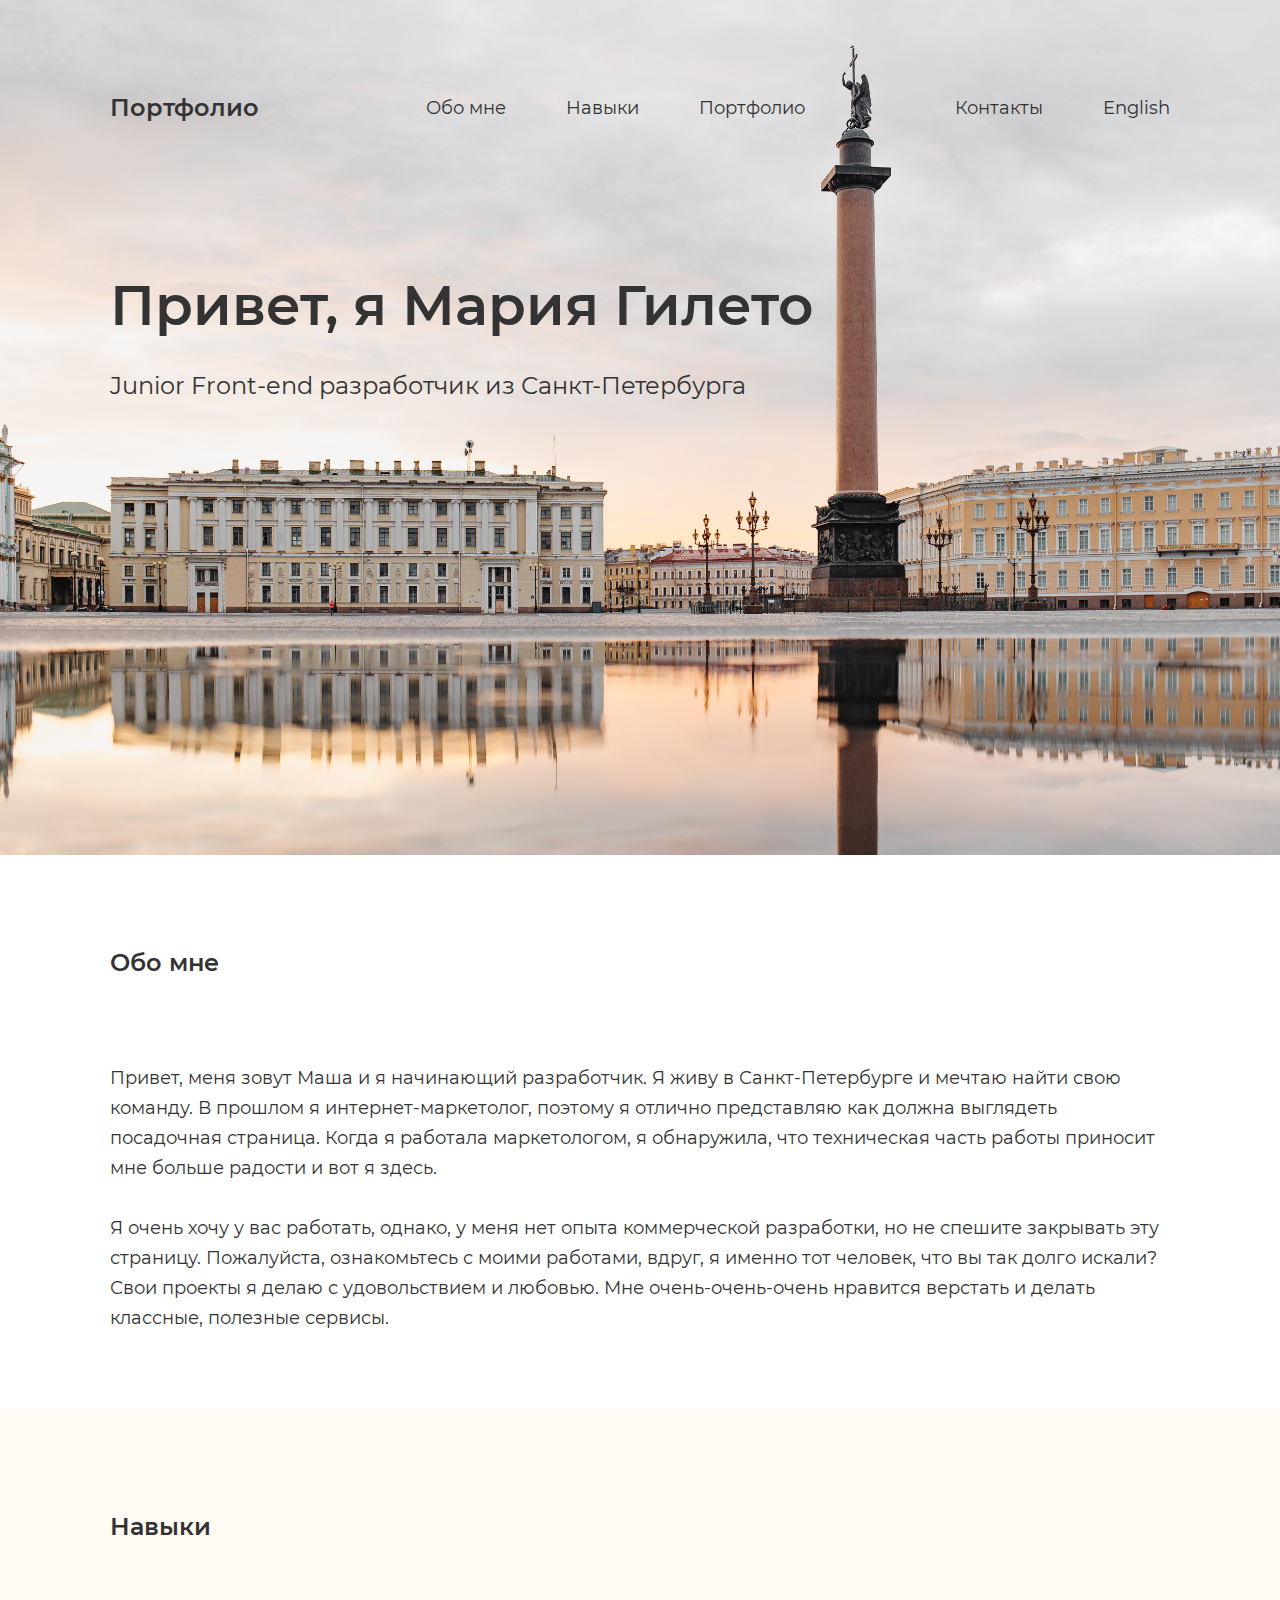
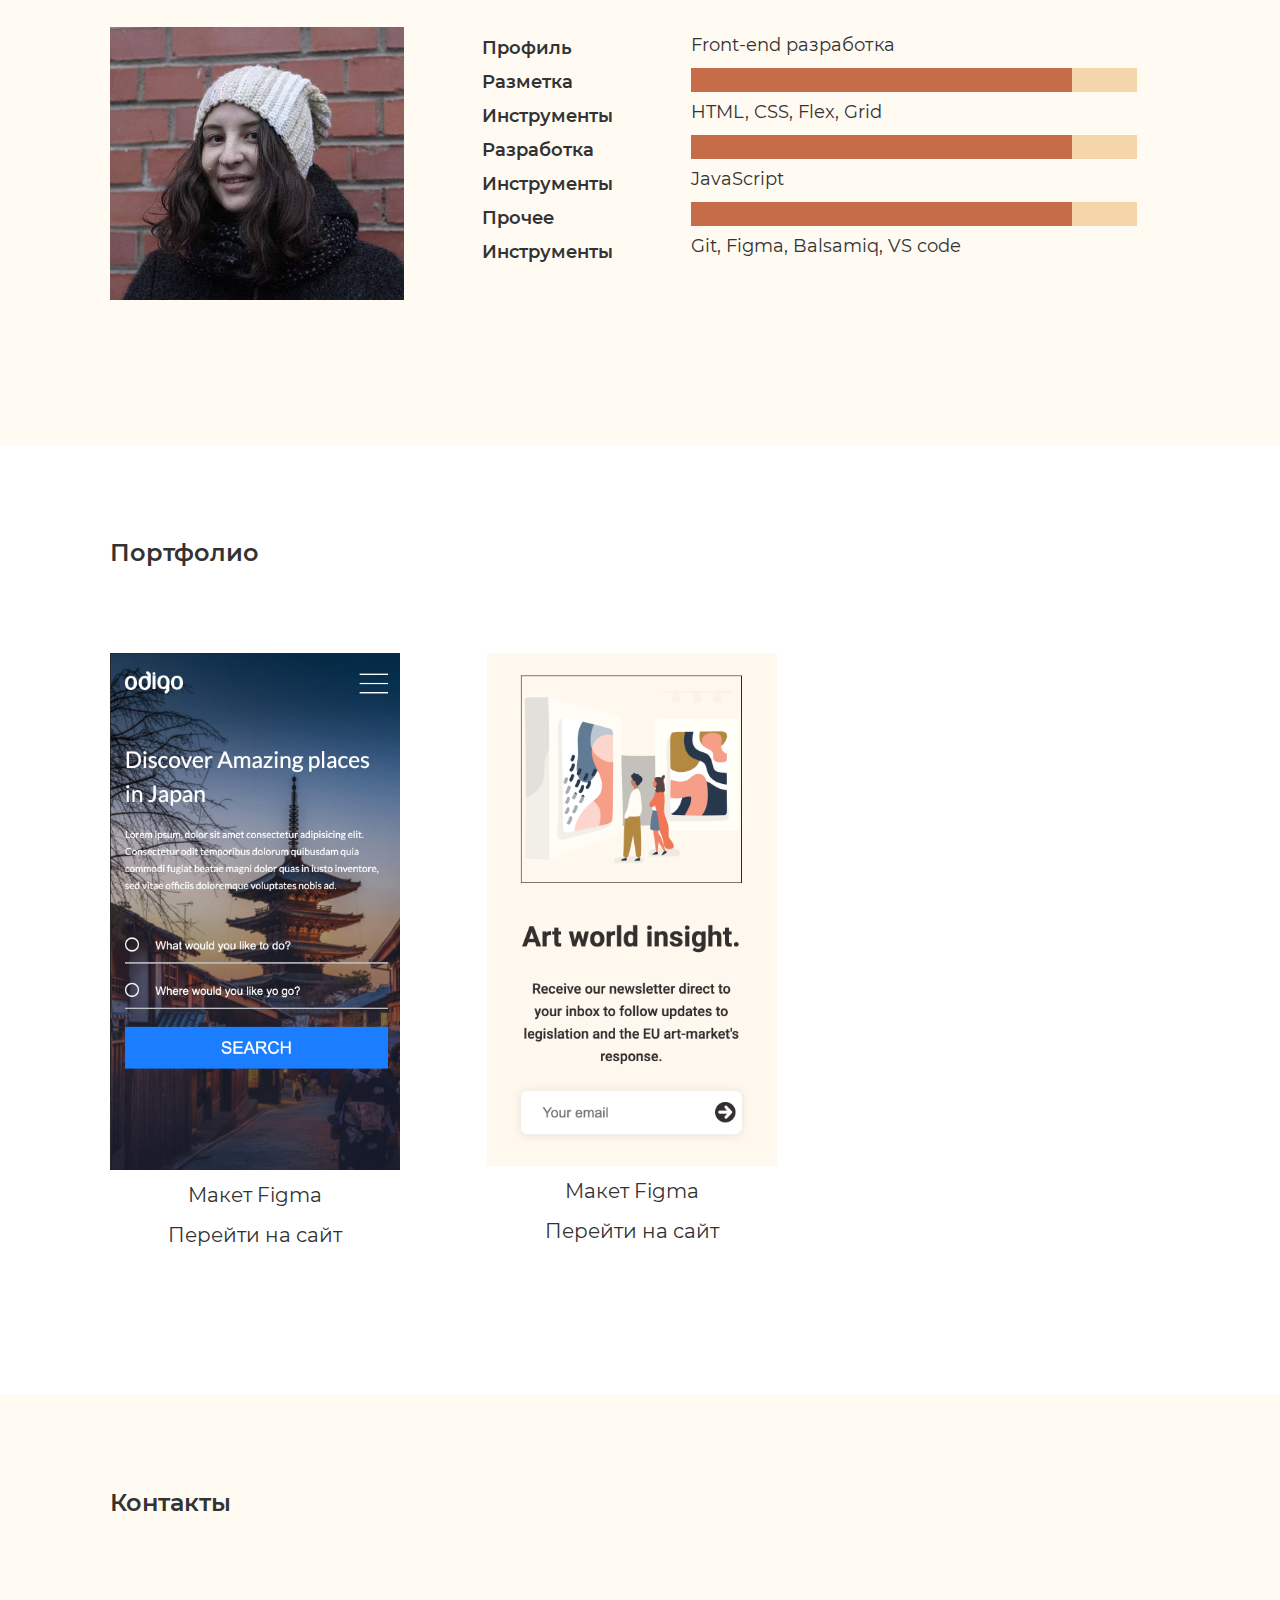
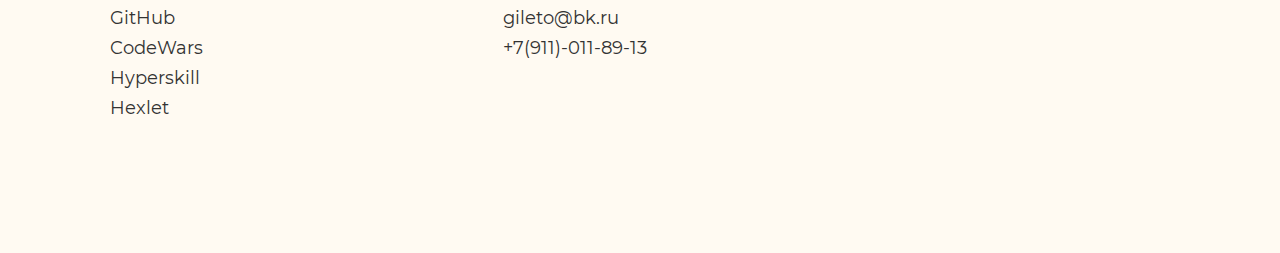
<file: index.html>
<!DOCTYPE html>
<html lang="ru">
	<head>
		<meta charset="UTF-8" />
		<meta http-equiv="X-UA-Compatible" content="IE=edge" />
		<meta name="viewport" content="width=device-width, initial-scale=1.0" />
		<link rel="stylesheet" href="styles/reset.min.css" />
		<link rel="stylesheet" href="styles/style.css" />
		<title>Мария Гилето</title>
	</head>
	<body>
		<div class="background" id="begin">
			<a href="#begin" class="arrow js-scroll">^</a>
			<div class="wrapper">
				<header>
					<div class="header">
						<div class="header__title">Портфолио</div>
						<nav class="header__list">
							<li class="header__item">
								<a href="#about" class="header__link js-scroll">Обо мне</a>
							</li>
							<li class="header__item">
								<a href="#skills" class="header__link js-scroll">Навыки</a>
							</li>
							<li class="header__item">
								<a href="#portfolio" class="header__link js-scroll"
									>Портфолио</a
								>
							</li>
							<li class="header__item">
								<a href="#contacts" class="header__link js-scroll">Контакты</a>
							</li>
							<li class="header__item">
								<a href="#!" class="header__link">English</a>
							</li>
						</nav>
					</div>
				</header>
				<div class="first-page">
					<h1 class="first-page__title">Привет, я Мария Гилето</h1>
					<p class="first-page__desc">
						Junior Front-end разработчик из Санкт-Петербурга
					</p>
				</div>
			</div>
		</div>
		<main>
			<section class="about wrapper" id="about">
				<h3 class="about__title title">Обо мне</h3>
				<p class="about__desc">
					Привет, меня зовут Маша и я начинающий разработчик. Я живу в
					Санкт-Петербурге и мечтаю найти свою команду. В прошлом я
					интернет-маркетолог, поэтому я отлично представляю как должна
					выглядеть посадочная страница. Когда я работала маркетологом, я
					обнаружила, что техническая часть работы приносит мне больше радости и
					вот я здесь.
				</p>
				<p class="about__desc">
					Я очень хочу у вас работать, однако, у меня нет опыта коммерческой
					разработки, но не спешите закрывать эту страницу. Пожалуйста,
					ознакомьтесь с моими работами, вдруг, я именно тот человек, что вы так
					долго искали? Свои проекты я делаю с удовольствием и любовью. Мне
					очень-очень-очень нравится верстать и делать классные, полезные
					сервисы.
				</p>
			</section>
			<div class="skills background-yellow">
				<div class="wrapper">
					<h3 class="skills__title title" id="skills">Навыки</h3>
					<div class="skills__main">
						<img src="img/photo.jpg" alt="photo" class="skills__photo" />
						<div class="skills__skills-title">
							<p class="skills__skills-item">Профиль</p>
							<p class="skills__skills-item">Разметка</p>
							<p class="skills__skills-item">Инструменты</p>
							<p class="skills__skills-item">Разработка</p>
							<p class="skills__skills-item">Инструменты</p>
							<p class="skills__skills-item">Прочее</p>
							<p class="skills__skills-item">Инструменты</p>
						</div>
						<div class="skills__infograph">
							<h2 class="skills__infograph-item">Front-end разработка</h2>
							<img src="img/progress.svg" alt="progress bar" />
							<p class="skills__infograph-item">HTML, CSS, Flex, Grid</p>
							<img src="img/progress.svg" alt="progress bar" />
							<p class="skills__infograph-item">JavaScript</p>
							<img src="img/progress.svg" alt="progress bar" />
							<p class="skills__infograph-item">
								Git, Figma, Balsamiq, VS code
							</p>
						</div>
					</div>
				</div>
			</div>
			<section class="portfolio wrapper" id="portfolio">
				<h3 class="portfolio__title title">Портфолио</h3>
				<section class="portfolio__arrow-left"><p></p></section>
				<div class="porfolio__projects">
					<div class="porfolio__project">
						<a
							href="https://gileto.github.io/odigo/"
							target="_blank"
							class="projects__link"
						>
							<img
								src="img/odigo/Снимок экрана 2021-04-26 в 19.19.05.png"
								alt="odigo"
						/></a>

						<a
							href="https://www.figma.com/file/iCwWykDyRDYvYceew2OUg3/travel-landing-page-jacobvoyles-(Copy)"
							target="_blank"
							><p class="portfolio__site">Макет Figma</p></a
						>
						<a href="https://gileto.github.io/odigo/" target="_blank"
							><p class="portfolio__figma">Перейти на сайт</p>
						</a>
					</div>

					<div class="porfolio__project">
						<a
							href="https://gileto.github.io/arcarta/"
							class="projects__link"
							target="_blank"
						>
							<img src="img/arcarta.png" alt="arcarta"
						/></a>
						<a
							href="https://www.figma.com/file/RHseb7uO1NaHPYudErFshg/Acarta-(Copy)"
							target="_blank"
							><p class="portfolio__site">Макет Figma</p></a
						>
						<a href="https://gileto.github.io/arcarta/" target="_blank"
							><p class="portfolio__figma">Перейти на сайт</p>
						</a>
					</div>
				</div>
			</section>
		</main>
		<footer class="footer background-yellow" id="contacts">
			<div class="wrapper">
				<h2 class="footer__title title">Контакты</h2>
				<div class="footer__contacts">
					<div class="footer__contacts-development-profiles">
						<a href="https://github.com/gileto" target="_blank">
							<p class="footer__contacts-item">GitHub</p></a
						>
						<a href="https://www.codewars.com/users/gileto" target="_blank">
							<p class="footer__contacts-item">CodeWars</p></a
						>
						<a href="https://hyperskill.org/profile/4426401" target="_blank">
							<p class="footer__contacts-item">Hyperskill</p></a
						>
						<a href="https://ru.hexlet.io/u/gileto" target="_blank">
							<p class="footer__contacts-item">Hexlet</p></a
						>
					</div>
					<div class="footer__contacts-mail">
						<a href="mailto:gileto@bk.ru">
							<p class="footer__contacts-item">gileto@bk.ru</p></a
						>
						<a href="tel:+79110118913"
							><p class="footer__contacts-item">+7(911)-011-89-13</p></a
						>
					</div>
				</div>
			</div>
		</footer>
		<script src="script.js"></script>
	</body>
</html>
</file>
<file: styles/style.css>
/* montserrat-300 - latin_cyrillic */
@font-face {
	font-family: "Montserrat";
	font-style: normal;
	font-weight: 300;
	src: url("../fonts/montserrat-v15-latin_cyrillic-300.eot"); /* IE9 Compat Modes */
	src: local(""),
		url("../fonts/montserrat-v15-latin_cyrillic-300.eot?#iefix")
			format("embedded-opentype"),
		/* IE6-IE8 */ url("../fonts/montserrat-v15-latin_cyrillic-300.woff2")
			format("woff2"),
		/* Super Modern Browsers */
			url("../fonts/montserrat-v15-latin_cyrillic-300.woff") format("woff"),
		/* Modern Browsers */ url("../fonts/montserrat-v15-latin_cyrillic-300.ttf")
			format("truetype"),
		/* Safari, Android, iOS */
			url("../fonts/montserrat-v15-latin_cyrillic-300.svg#Montserrat")
			format("svg"); /* Legacy iOS */
}
/* montserrat-regular - latin_cyrillic */
@font-face {
	font-family: "Montserrat";
	font-style: normal;
	font-weight: 400;
	src: url("../fonts/montserrat-v15-latin_cyrillic-regular.eot"); /* IE9 Compat Modes */
	src: local(""),
		url("../fonts/montserrat-v15-latin_cyrillic-regular.eot?#iefix")
			format("embedded-opentype"),
		/* IE6-IE8 */ url("../fonts/montserrat-v15-latin_cyrillic-regular.woff2")
			format("woff2"),
		/* Super Modern Browsers */
			url("../fonts/montserrat-v15-latin_cyrillic-regular.woff") format("woff"),
		/* Modern Browsers */
			url("../fonts/montserrat-v15-latin_cyrillic-regular.ttf")
			format("truetype"),
		/* Safari, Android, iOS */
			url("../fonts/montserrat-v15-latin_cyrillic-regular.svg#Montserrat")
			format("svg"); /* Legacy iOS */
}
/* montserrat-600 - latin_cyrillic */
@font-face {
	font-family: "Montserrat";
	font-style: normal;
	font-weight: 600;
	src: url("../fonts/montserrat-v15-latin_cyrillic-600.eot"); /* IE9 Compat Modes */
	src: local(""),
		url("../fonts/montserrat-v15-latin_cyrillic-600.eot?#iefix")
			format("embedded-opentype"),
		/* IE6-IE8 */ url("../fonts/montserrat-v15-latin_cyrillic-600.woff2")
			format("woff2"),
		/* Super Modern Browsers */
			url("../fonts/montserrat-v15-latin_cyrillic-600.woff") format("woff"),
		/* Modern Browsers */ url("../fonts/montserrat-v15-latin_cyrillic-600.ttf")
			format("truetype"),
		/* Safari, Android, iOS */
			url("../fonts/montserrat-v15-latin_cyrillic-600.svg#Montserrat")
			format("svg"); /* Legacy iOS */
}

html {
	-webkit-box-sizing: border-box;
	box-sizing: border-box;
}

body {
	font-family: "Montserrat";
	font-style: normal;
	font-weight: normal;
	font-size: 18px;
	line-height: 30px;
	color: #333;
}

*,
*::before,
*::after {
	box-sizing: inherit;
}

img {
	max-width: 100%;
	height: auto;
}

li {
	list-style: none;
}

a {
	text-decoration: none;
	color: inherit;
}

.arrow {
	display: none;
	position: fixed;
	right: 60px;
	bottom: 60px;
	font-size: 80px;
	transition: all ease 0.3s;
	border: none;
	font-weight: 100;
}

.arrow:hover {
	transform: translateY(-10px);
}

.wrapper {
	max-width: 1100px;
	margin: 0 auto;
	padding: 0 20px;
}

.background {
	position: relative;
	background: url(../img/background.jpg) no-repeat;
	background-size: cover;
}

.background-yellow {
	background-color: #fffaf2;
}
.header {
	display: flex;
	flex-wrap: wrap;
	justify-content: space-between;
	align-items: center;
	padding-top: 93px;
	margin-bottom: 145px;
}

.header__title {
	font-weight: bold;
	font-size: 24px;
	line-height: 29px;
}

.header__list {
	display: flex;
	flex-wrap: wrap;
	justify-content: space-between;
	align-items: center;
}

.header__item {
	margin-right: 60px;
	font-size: 18px;
	line-height: 22px;
}

.header__item:last-child {
	margin-right: 0;
}

.header__item:nth-child(3) {
	margin-right: 130px;
}

.header__item:nth-child(4) {
	margin-left: 20px;
}

.header__link:hover {
	opacity: 0.7;
}

.first-page__title {
	font-weight: bold;
	font-size: 55px;
	line-height: 78px;
	margin-bottom: 26px;
}

.first-page__desc {
	padding-bottom: 455px;
	font-size: 24px;
	line-height: 29px;
}

.about {
	margin-top: 10spx;
	margin-bottom: 76px;
}
.title {
	font-weight: bold;
	font-size: 24px;
	line-height: 29px;
	margin-bottom: 86px;
	padding-top: 93px;
}

.about__desc {
	font-size: 18px;
	line-height: 30px;
	margin-bottom: 30px;
}

.skills {
	padding-bottom: 145px;
	padding-top: 10px;
}

.skills__main {
	display: grid;
	grid-template-columns: repeat(6, 1fr);
	column-gap: 78px;
}

.skills__photo {
	grid-column: span 2;
}

.skills__skills-item {
	font-weight: 600;
	font-size: 18px;
	line-height: 25px;
	margin: 9px 0;
}

.skills__skills-title {
	grid-column: span 1;
}

.skills__infograph {
	grid-column: span 3;
}

.skills__infograph-item {
	font-size: 18px;
	line-height: 25px;
	margin: 6px 0;
}

.portfolio {
	margin-bottom: 145px;
}

.porfolio__projects {
	display: grid;
	grid-template-columns: repeat(6, 1fr);
	column-gap: 70px;
	row-gap: 50px;
	margin: 0 auto;
}

.porfolio__project {
	width: 290px;
	height: auto;
	grid-column: span 2;
}

.portfolio__desctop {
	grid-column: span 4;
	align-items: center;
}

.portfolio__arrow-left,
.portfolio__arrow-right {
	font-size: 50px;
	line-height: 24px;
	color: gray;
	font-weight: 200;
}

.portfolio__site,
.portfolio__figma {
	margin-bottom: 0;
	font-size: 20px;
	color: #333;
	text-align: center;
	margin-top: 10px;
	transition: all ease 0.5s;
}

.portfolio__site:hover,
.portfolio__figma:hover {
	transform: scale(1.1);
}

.project__links {
	display: flex;
	justify-content: space-around;
	margin-top: 50px;
}

.footer {
	padding-bottom: 130px;
}

.footer__contacts {
	display: grid;
	grid-template-columns: repeat(4, 1fr);
	column-gap: 300px;
}

.footer__contacts-item:hover {
	opacity: 0.75;
}

.footer__contacts-mail {
	grid-column: span 2;
}

@media screen and (max-width: 1120px) {
	.header {
		display: flex;
		flex-direction: column;
		margin-bottom: 60px;
	}

	.header__title {
		margin-bottom: 30px;
	}

	.header__item:nth-child(3) {
		margin-right: 60px;
	}

	.header__item:nth-child(5) {
		margin-left: 100px;
	}
}

@media screen and (max-width: 970px) {
	.header__item:nth-child(5) {
		margin-left: 0px;
	}
	.header__item:nth-child(3) {
		margin-right: 0px;
	}
	.header__item {
		margin-right: 20px;
	}

	.header__title {
		font-size: 20px;
		line-height: 20px;
	}

	.first-page__title {
		font-size: 40px;
		line-height: 50px;
	}

	.about__desc {
		margin-bottom: 20px;
	}

	.porfolio__project {
		grid-column: span 3;
		margin: 0 auto;
	}
}

@media screen and (max-width: 700px) {
	.footer__contacts {
		column-gap: 30px;
	}

	.title {
		text-align: center;
		margin: 20px 0;
		padding: 20px 0;
	}

	.skills__photo {
		margin: 0 auto 20px auto;
		grid-column: span 6;
		width: 50%;
	}

	.skills__skills-item {
		grid-column: span 1;
	}

	.skills__skills-title {
		grid-column: span 3;
	}

	.skills__main {
		column-gap: 20px;
	}

	.header {
		padding-top: 50px;
	}
}

@media screen and (max-width: 680px) {
	.porfolio__project {
		grid-column: span 6;
	}
}

@media screen and (max-width: 500px) {
	.header {
		margin-bottom: 30px;
		padding-top: 30px;
	}
	.header__item {
		padding-bottom: 10px;
		margin-right: 10px;
	}

	.first-page__desc {
		padding-bottom: 320px;
	}

	.skills {
		padding-bottom: 50px;
	}

	.portfolio {
		margin-bottom: 50px;
	}

	.first-page__title {
		font-size: 30px;
	}

	.first-page__desc {
		font-size: 20px;
	}

	.skills__infograph {
		grid-column: span 6;
	}

	.skills__skills-title {
		display: none;
	}
}
</file>
